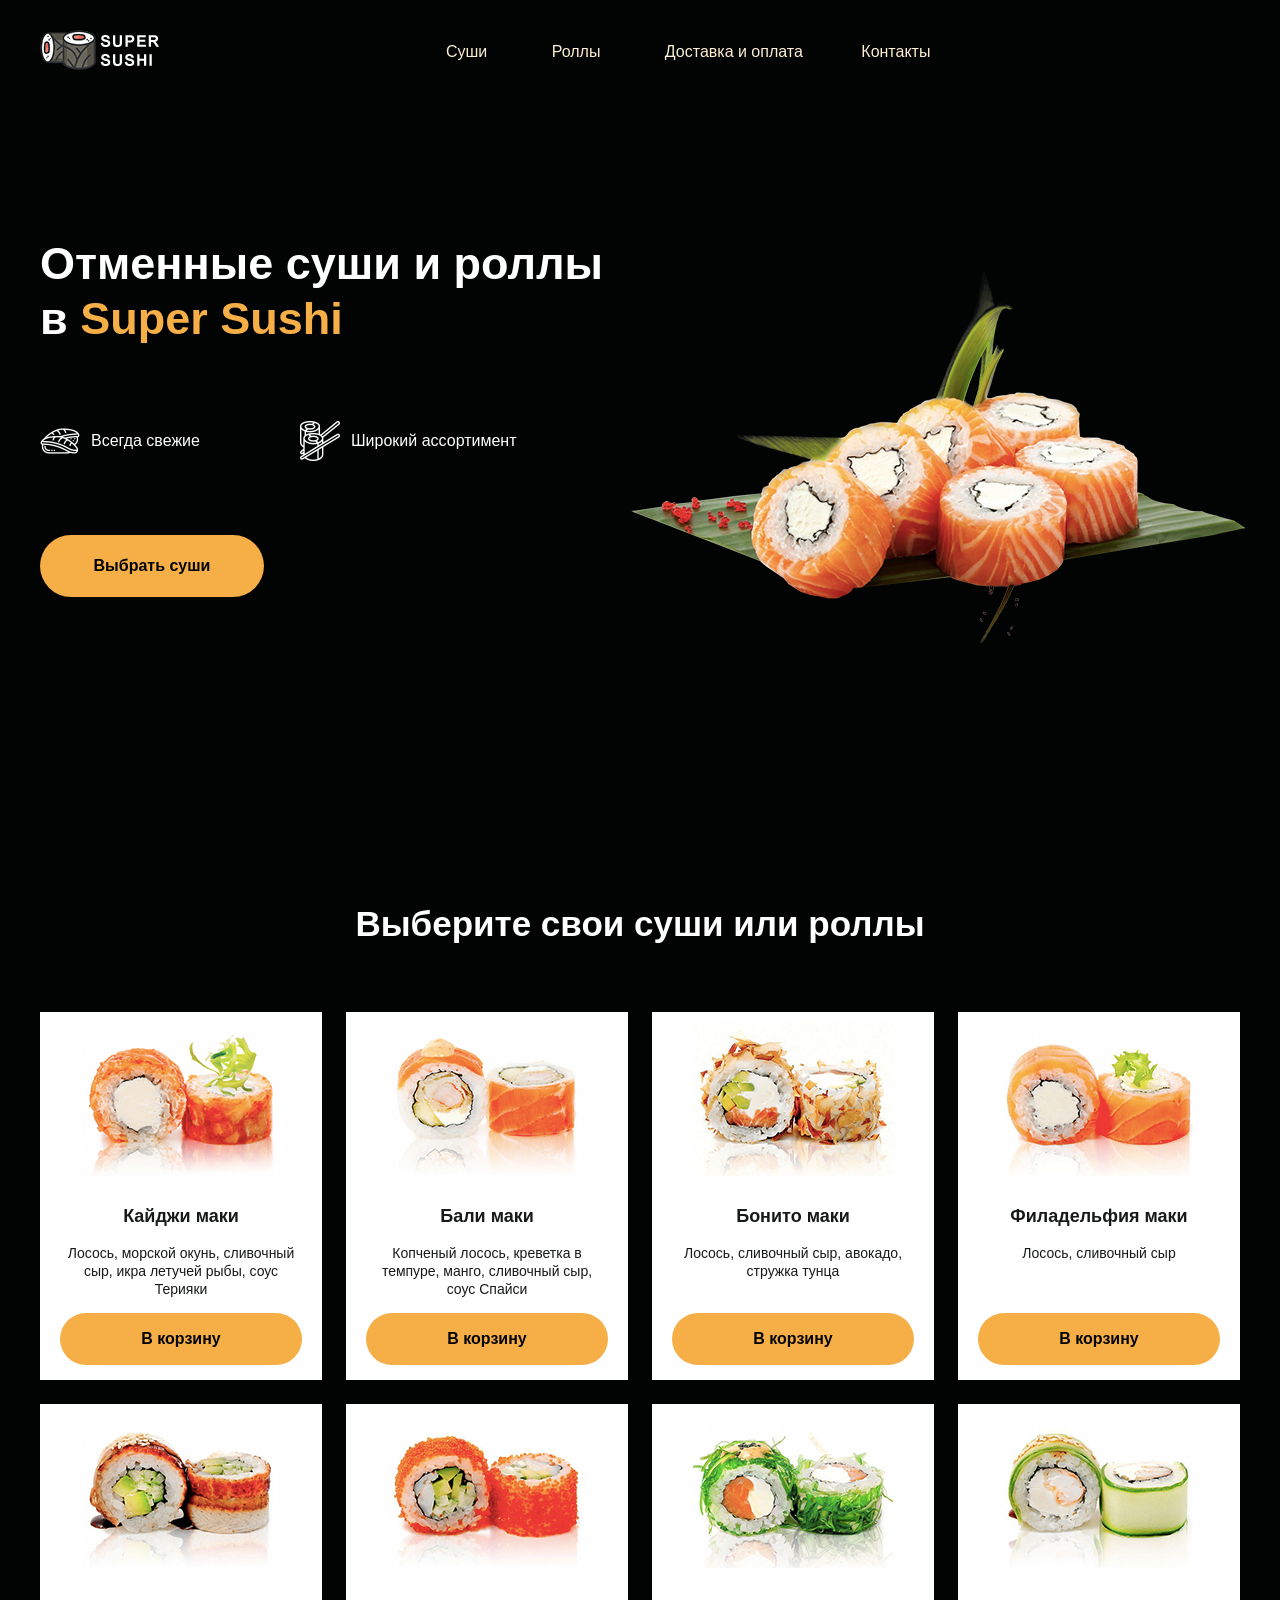
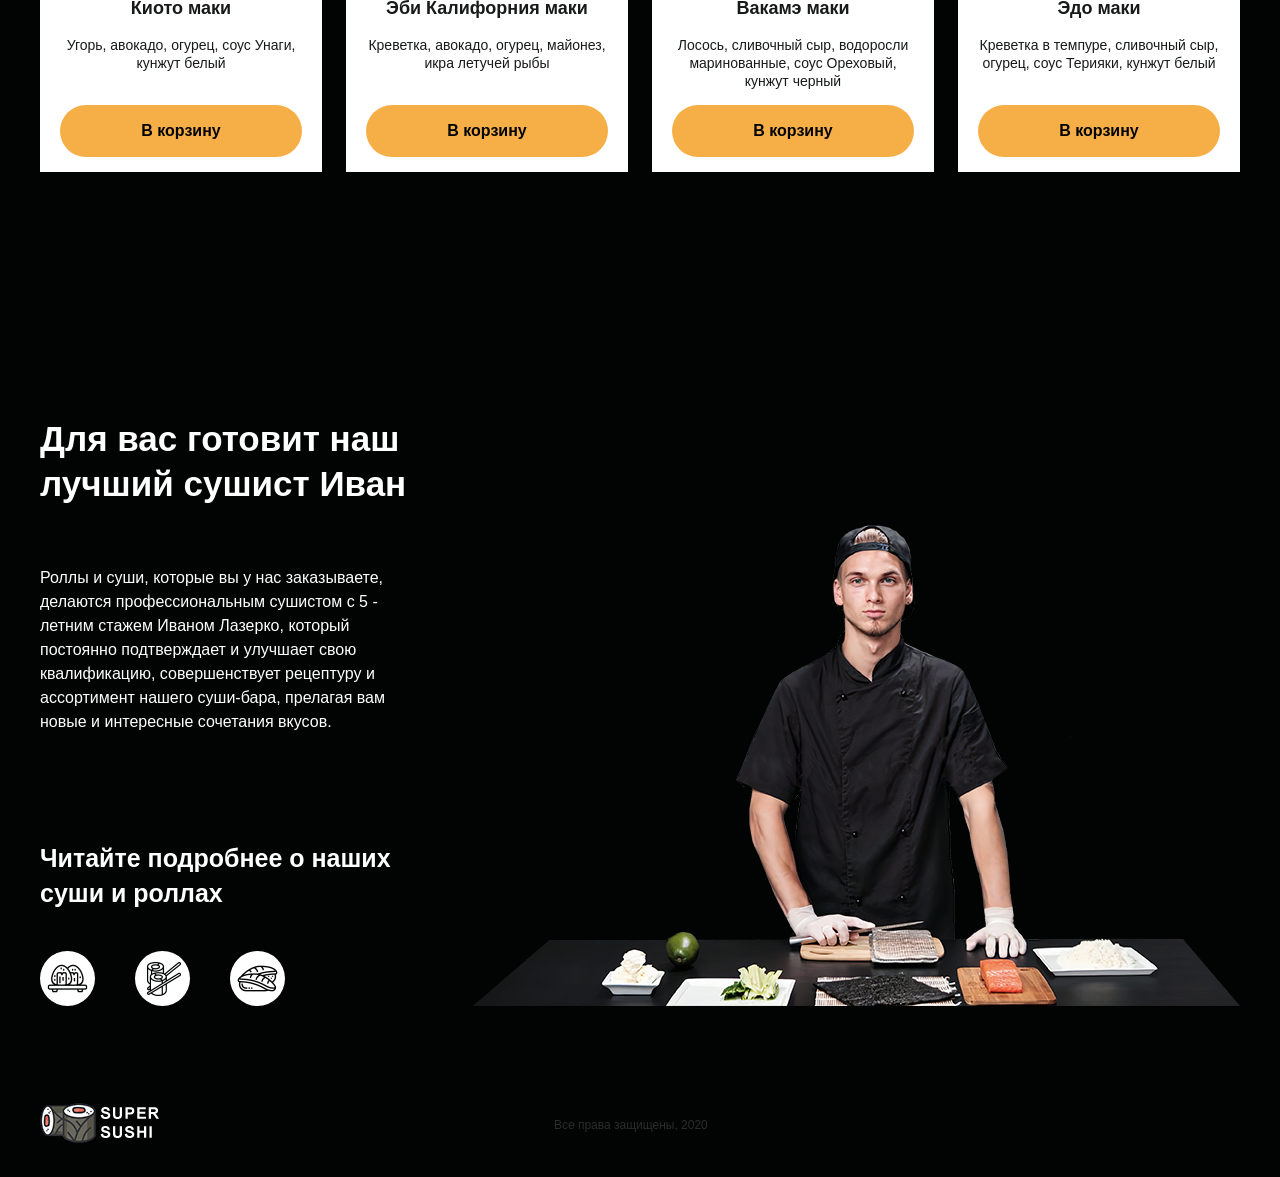
<file: dz2_mod2/index.html>
<!doctype html>
<html lang="en" xmlns="http://www.w3.org/1999/html">
<head>
    <meta charset="UTF-8">
    <meta name="viewport"
          content="width=device-width, user-scalable=no, initial-scale=1.0, maximum-scale=1.0, minimum-scale=1.0">
    <meta http-equiv="X-UA-Compatible" content="ie=edge">
    <title>Super Sushi — доставка суши и роллов</title>
    <link rel="stylesheet" href="styles/style.css">
</head>
<body>
    <header class="header">
        <article class="container">
            <a class="logo-block" href="#"><picture><img src="assets/images/logo.png" alt="logo"></picture></a>
            <a class="logo-block2" href="#"><picture><img src="assets/images/super-sushi.png" alt="logo-text"></picture></a>
            <nav class="menu">
                <ul>
                    <li>
                        <a href="#">Cуши</a>
                    </li>
                    <li>
                        <a href="#">Роллы</a>
                    </li>
                    <li>
                        <a href="#">Доставка и оплата</a>
                    </li>
                    <li>
                        <a href="#">Контакты</a>
                    </li>
                </ul>
            </nav>
        </article>
    </header>
    <main class="main">
    <section class="first-section">
        <article class="container">
            <section class="first-section-inf">
                <h1>Отменные суши и роллы
                    в <span class="title-highlited">Super Sushi</span></h1>
                <article class="dop-inf">
                    <div class="characteristic"><picture><img src="assets/images/tuna.png"></picture><span>Всегда свежие</span></div>
                    <div class="characteristic"><picture><img src="assets/images/sushi.png"></picture><span>Широкий ассортимент</span>
                    </div>
                </article>
                <button class="button choice-button">Выбрать суши</button>
            </section>
            <figure class="first-section-image"><picture><img src="assets/images/rolls.png"></picture></figure>
        </article>
    </section>
    <section class="selection">
        <article class="container">
            <h2 class="title-selection">Выберите свои суши или роллы </h2>
            <section class="catalog">
                <article class="dish-card">
                    <picture><img src="assets/images/1.png" alt="dish-photo"></picture>
                    <div class="name-dish">Кайджи маки</div>
                    <p class="description-dish">Лосось, морской окунь, сливочный сыр, икра летучей рыбы, соус
                        Терияки</p>
                    <button class="button choose-dish">В корзину</button>
                </article>
                <article class="dish-card">
                    <picture><img src="assets/images/2.png" alt="dish-photo"></picture>
                    <div class="name-dish">Бали маки</div>
                    <p class="description-dish">Копченый лосось, креветка в темпуре, манго, сливочный сыр, соус Спайси</p>
                    <button class="button choose-dish">В корзину</button>
                </article>
                <article class="dish-card">
                    <picture><img src="assets/images/3.png" alt="dish-photo"></picture>
                    <div class="name-dish">Бонито маки</div>
                    <p class="description-dish">Лосось, сливочный сыр, авокадо, стружка тунца</p>
                    <button class="button choose-dish">В корзину</button>
                </article>
                <article class="dish-card">
                    <picture><img src="assets/images/4.png" alt="dish-photo"></picture>
                    <div class="name-dish">Филадельфия маки</div>
                    <p class="description-dish">Лосось, сливочный сыр</p>
                    <button class="button choose-dish">В корзину</button>
                </article>
                <article class="dish-card">
                    <picture><img src="assets/images/5.png" alt="dish-photo"></picture>
                    <div class="name-dish">Киото маки</div>
                    <p class="description-dish">Угорь, авокадо, огурец, соус Унаги, кунжут белый</p>
                    <button class="button choose-dish">В корзину</button>
                </article>
                <article class="dish-card">
                    <picture><img src="assets/images/6.png" alt="dish-photo"></picture>
                    <div class="name-dish">Эби Калифорния маки</div>
                    <p class="description-dish">Креветка, авокадо, огурец, майонез, икра летучей рыбы</p>
                    <button class="button choose-dish">В корзину</button>
                </article>
                <article class="dish-card">
                    <picture><img src="assets/images/7.png" alt="dish-photo"></picture>
                    <div class="name-dish">Вакамэ маки</div>
                    <p class="description-dish">Лосось, сливочный сыр, водоросли маринованные, соус Ореховый, кунжут черный</p>
                    <button class="button choose-dish">В корзину</button>
                </article>
                <article class="dish-card">
                    <picture><img src="assets/images/8.png" alt="dish-photo"></picture>
                    <div class="name-dish">Эдо маки</div>
                    <p class="description-dish">Креветка в темпуре, сливочный сыр, огурец, соус Терияки, кунжут белый</p>
                    <button class="button choose-dish">В корзину</button>
                </article>
            </section>
        </article>
    </section>
    <section class="cook">
        <article class="container">
        <section class="cook-info">
            <h2 class="title-cook">Для вас готовит наш лучший сушист Иван</h2>
            <p class="cook-main-info">Роллы и суши, которые вы у нас заказываете, делаются профессиональным сушистом
                с 5&nbsp;-летним стажем Иваном Лазерко, который постоянно подтверждает и улучшает свою квалификацию,
                совершенствует рецептуру и ассортимент нашего суши-бара, прелагая вам новые и интересные сочетания
                вкусов.
            </p>
            <p class="more-detailed">Читайте подробнее о наших суши и роллах
            </p>
            <div class="icon-block">
                <div class="icon-link icon-link-onigiri"><a href="#"><picture><img src="assets/images/Onigiri.png" alt="icon"></picture></a></div>
                <div class="icon-link icon-link-sushi"><a href="#"><picture><img src="assets/images/sushi-black.png" alt="icon"></picture></a></div>
                <div class="icon-link icon-link-tuna"><a href="#"><picture><img src="assets/images/tuna-black.png" alt="icon"></picture></a></div>
            </div>
        </section>
        <figure class="cook-image">
            <picture><img src="assets/images/povar-4x.png" alt="cook-photo"></picture>
        </figure>
        </article>
    </section>
    </main>
    <footer class="footer">
        <article class="container">
            <a class="logo-block" href="#"><picture><img src="assets/images/logo.png" alt="logo"></picture></a>
            <a class="logo-block" href="#"><picture><img src="assets/images/super-sushi.png" alt="logo-text"></picture></a>
        <p class="rights-message">Все права защищены, 2020</p>
        </article>
    </footer>
</body>
</html>
</file>
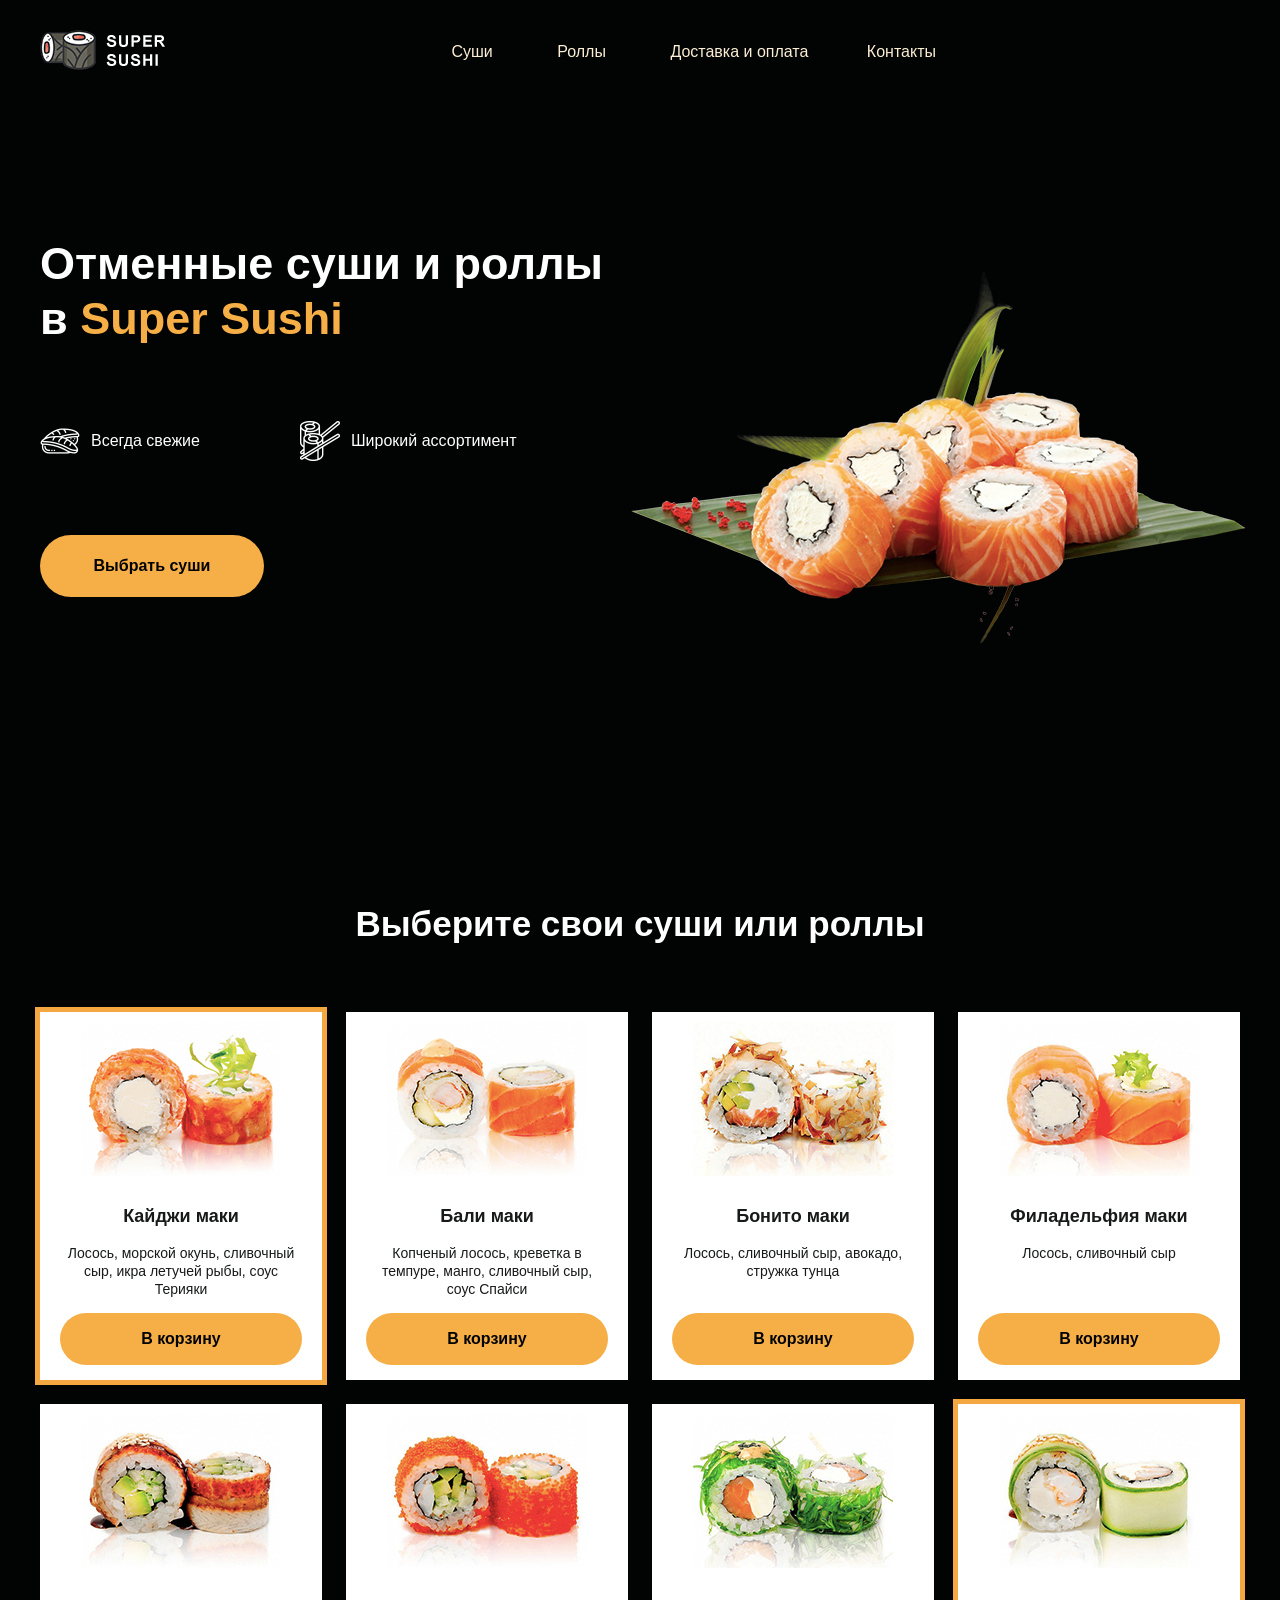
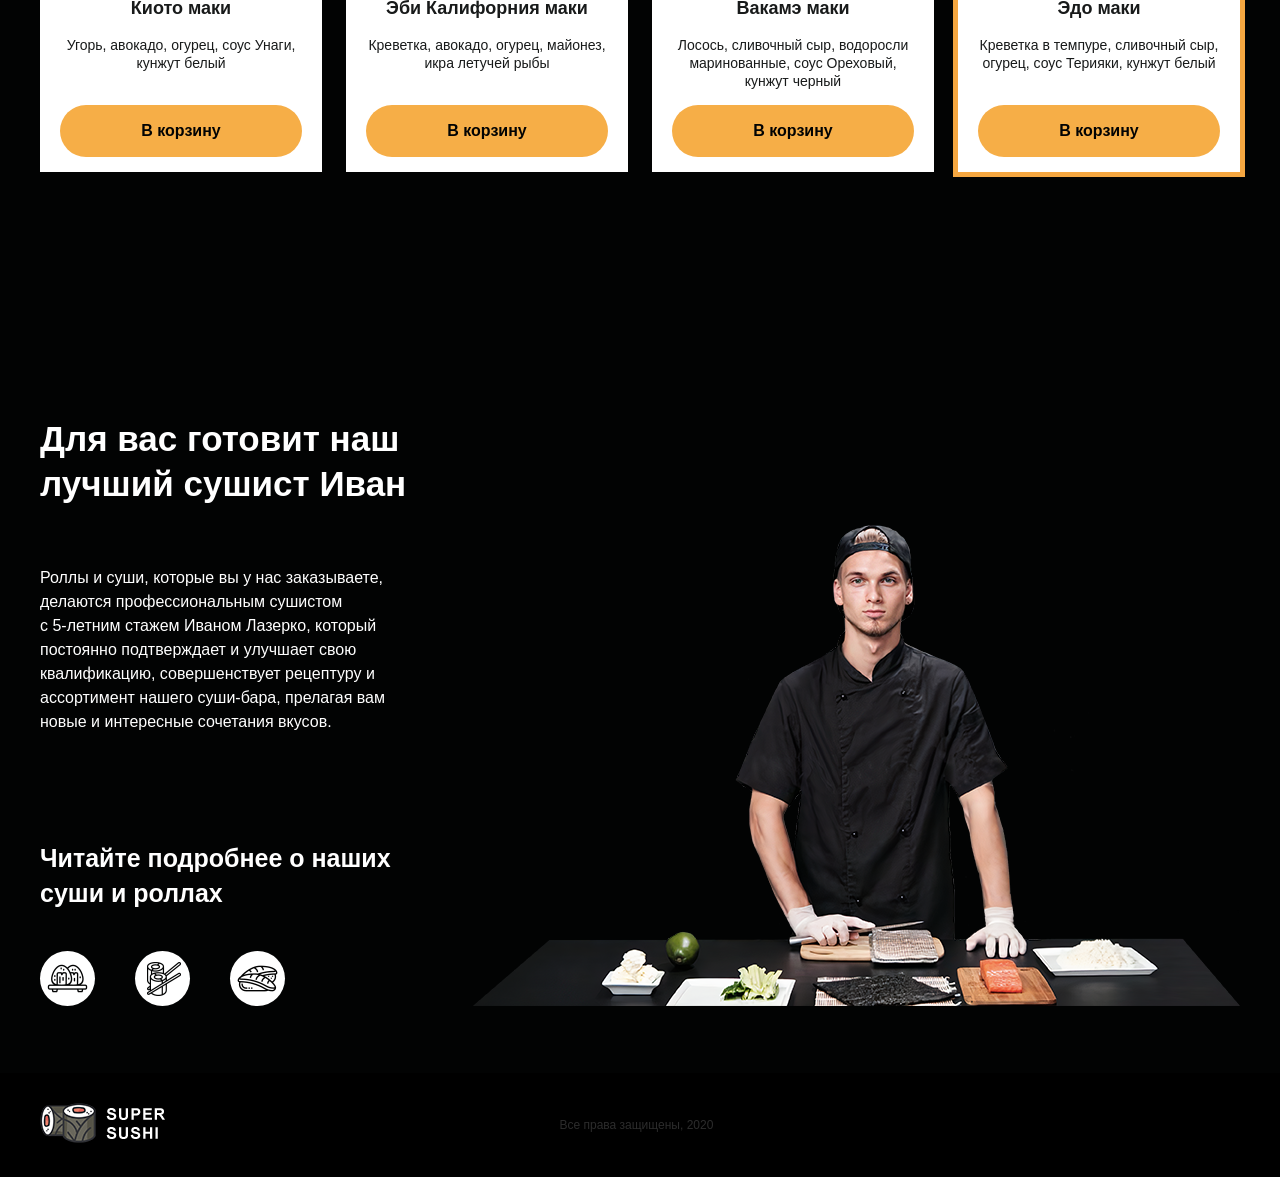
<file: dz2_mod3/index.html>
<!doctype html>
<html lang="en" xmlns="http://www.w3.org/1999/html">
<head>
    <meta charset="UTF-8">
    <meta name="viewport"
          content="width=device-width, user-scalable=no, initial-scale=1.0, maximum-scale=1.0, minimum-scale=1.0">
    <meta http-equiv="X-UA-Compatible" content="ie=edge">
    <title>Super Sushi — доставка суши и роллов</title>
    <link rel="stylesheet" href="styles/style.css">
</head>
<body>
    <header class="header">
        <article class="container">
            <a class="logo-block" href="#"><picture><img src="assets/images/logo.png" alt="logo"></picture></a>

            <nav class="menu">
                <ul>
                    <li>
                        <a href="#">Cуши</a>
                    </li>
                    <li>
                        <a href="#">Роллы</a>
                    </li>
                    <li>
                        <a href="#">Доставка и оплата</a>
                    </li>
                    <li>
                        <a href="#">Контакты</a>
                    </li>
                </ul>
            </nav>
        </article>
    </header>
    <main class="main">
    <section class="first-section">
        <article class="container">
            <section class="first-section-inf">
                <h1>Отменные суши и роллы
                    в <span class="title-highlited">Super Sushi</span></h1>
                <article class="dop-inf">
                    <div class="characteristic"><picture><img src="assets/images/tuna.png"></picture><span>Всегда свежие</span></div>
                    <div class="characteristic"><picture><img src="assets/images/sushi.png"></picture><span>Широкий ассортимент</span>
                    </div>
                </article>
                <button class="button choice-button">Выбрать суши</button>
            </section>
            <figure class="first-section-image"><picture><img src="assets/images/rolls.png"></picture></figure>
        </article>
    </section>
    <section class="selection">
        <article class="container">
            <h2 class="title-selection">Выберите свои суши или роллы </h2>
            <section class="catalog">
                <article class="dish-card">
                    <picture><img src="assets/images/1.png" alt="dish-photo"></picture>
                    <div class="name-dish">Кайджи маки</div>
                    <p class="description-dish">Лосось, морской окунь, сливочный сыр, икра летучей рыбы, соус
                        Терияки</p>
                    <button class="button choose-dish">В корзину</button>
                </article>
                <article class="dish-card">
                    <picture><img src="assets/images/2.png" alt="dish-photo"></picture>
                    <div class="name-dish">Бали маки</div>
                    <p class="description-dish">Копченый лосось, креветка в темпуре, манго, сливочный сыр, соус Спайси</p>
                    <button class="button choose-dish">В корзину</button>
                </article>
                <article class="dish-card">
                    <picture><img src="assets/images/3.png" alt="dish-photo"></picture>
                    <div class="name-dish">Бонито маки</div>
                    <p class="description-dish">Лосось, сливочный сыр, авокадо, стружка тунца</p>
                    <button class="button choose-dish">В корзину</button>
                </article>
                <article class="dish-card">
                    <picture><img src="assets/images/4.png" alt="dish-photo"></picture>
                    <div class="name-dish">Филадельфия маки</div>
                    <p class="description-dish">Лосось, сливочный сыр</p>
                    <button class="button choose-dish">В корзину</button>
                </article>
                <article class="dish-card">
                    <picture><img src="assets/images/5.png" alt="dish-photo"></picture>
                    <div class="name-dish">Киото маки</div>
                    <p class="description-dish">Угорь, авокадо, огурец, соус Унаги, кунжут белый</p>
                    <button class="button choose-dish">В корзину</button>
                </article>
                <article class="dish-card">
                    <picture><img src="assets/images/6.png" alt="dish-photo"></picture>
                    <div class="name-dish">Эби Калифорния маки</div>
                    <p class="description-dish">Креветка, авокадо, огурец, майонез, икра летучей рыбы</p>
                    <button class="button choose-dish">В корзину</button>
                </article>
                <article class="dish-card">
                    <picture><img src="assets/images/7.png" alt="dish-photo"></picture>
                    <div class="name-dish">Вакамэ маки</div>
                    <p class="description-dish">Лосось, сливочный сыр, водоросли маринованные, соус Ореховый, кунжут черный</p>
                    <button class="button choose-dish">В корзину</button>
                </article>
                <article class="dish-card">
                    <picture><img src="assets/images/8.png" alt="dish-photo"></picture>
                    <div class="name-dish">Эдо маки</div>
                    <p class="description-dish">Креветка в темпуре, сливочный сыр, огурец, соус Терияки, кунжут белый</p>
                    <button class="button choose-dish">В корзину</button>
                </article>
            </section>
        </article>
    </section>
    <section class="cook">
        <article class="container">
        <section class="cook-info">
            <h2 class="title-cook">Для вас готовит наш лучший сушист Иван</h2>
            <p class="cook-main-info">Роллы и суши, которые вы у нас заказываете, делаются профессиональным сушистом
                <span class="new-string">c 5-летним стажем Иваном Лазерко, который</span> постоянно подтверждает и улучшает свою квалификацию,
                совершенствует рецептуру и ассортимент нашего суши-бара, прелагая вам новые и интересные сочетания
                вкусов.
            </p>
            <p class="more-detailed">Читайте подробнее о наших суши и роллах
            </p>
            <ul class="icon-block">
                <li class="icon-link icon-link-onigiri"><a href="#"><picture><img src="assets/images/Onigiri.png" alt="icon"></picture></a></li>
                <li class="icon-link icon-link-sushi"><a href="##"><picture><img src="assets/images/sushi-black.png" alt="icon"></picture></a></li>
                <li class="icon-link icon-link-tuna"><a href="###"><picture><img src="assets/images/tuna-black.png" alt="icon"></picture></a></li>
            </ul>
        </section>
        <figure class="cook-image">
            <picture><img src="assets/images/povar-4x.png" alt="cook-photo"></picture>
        </figure>
        </article>
    </section>
    </main>
    <footer class="footer">
        <article class="container">
            <a class="logo-block logo-block-footer" href="#"><picture><img src="assets/images/logo.png" alt="logo"></picture></a>
        <p class="rights-message">Все права защищены, 2020</p>
        </article>
    </footer>
</body>
</html>
</file>
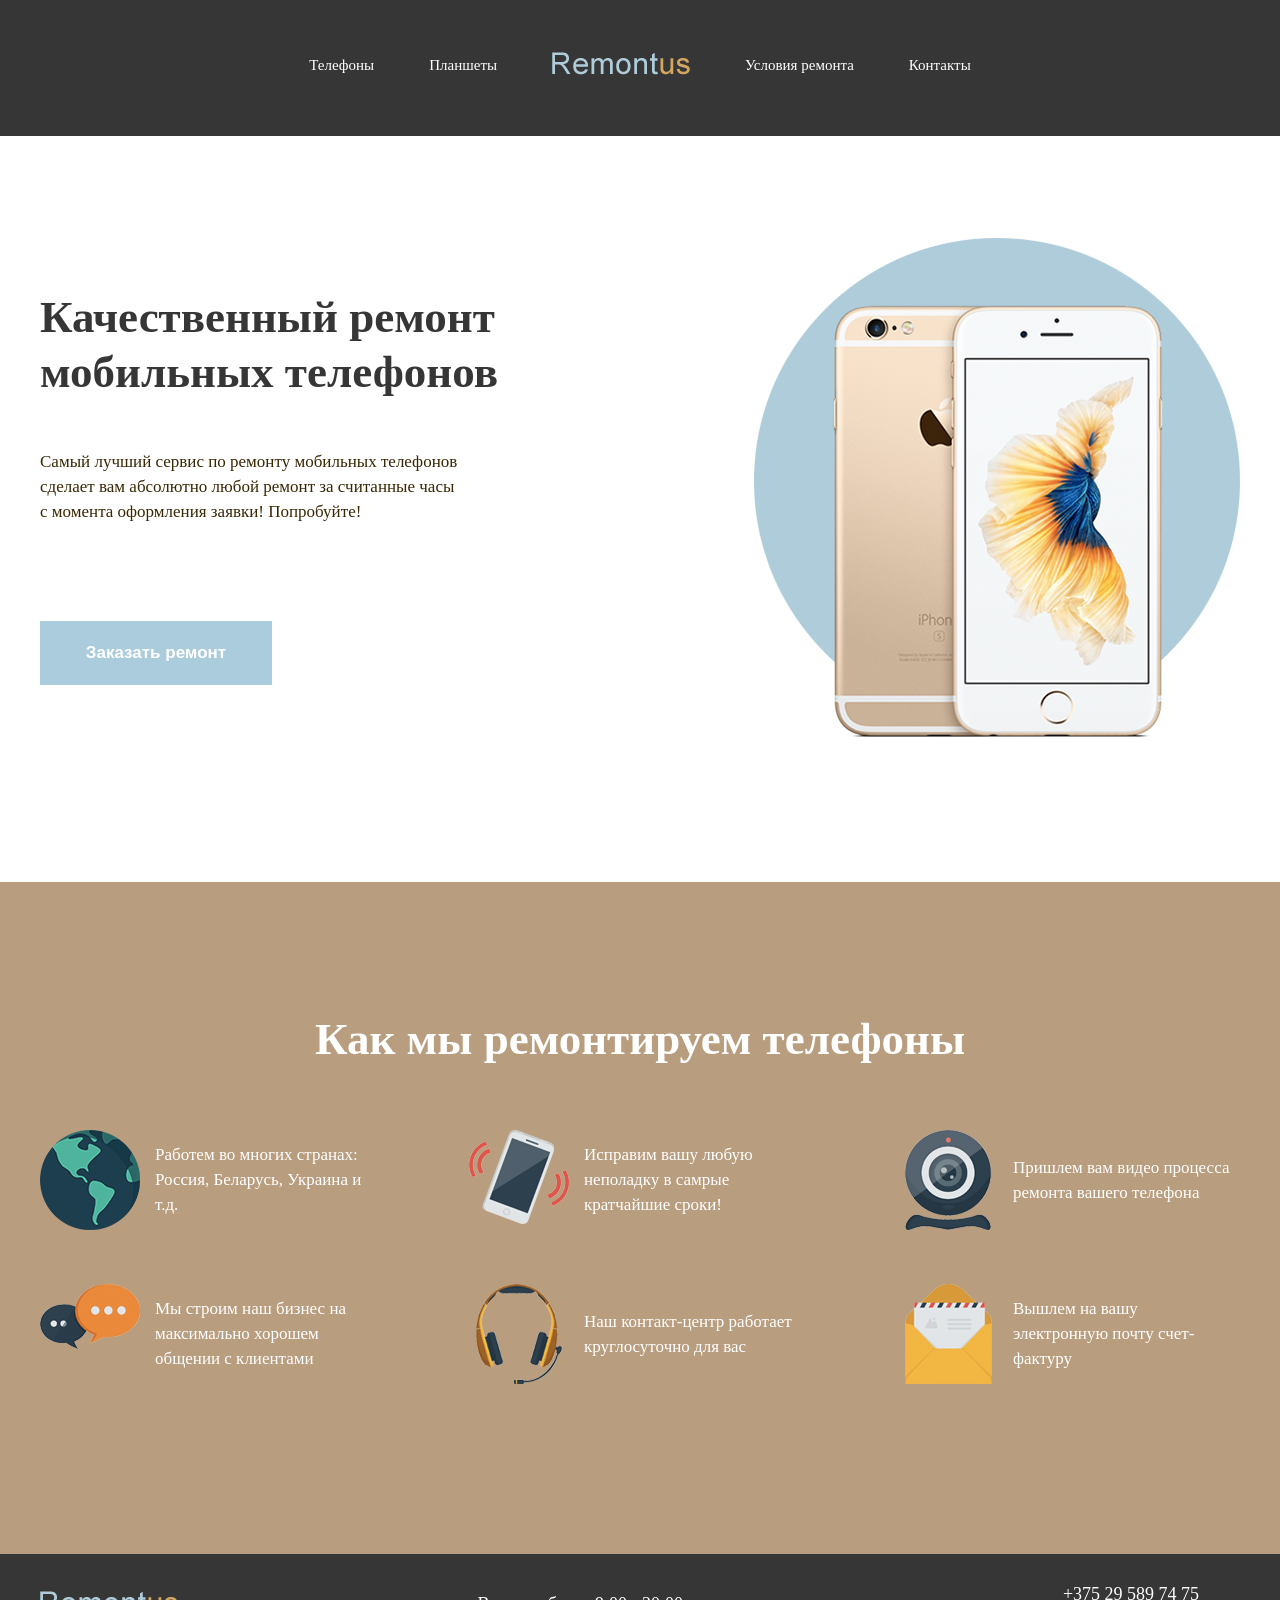
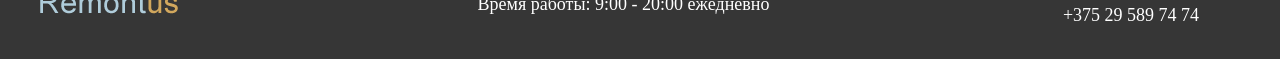
<file: pr3_mod3/index.html>
<!doctype html>
<html lang="en">
<head>
    <meta charset="UTF-8">
    <meta name="viewport"
          content="width=device-width, user-scalable=no, initial-scale=1.0, maximum-scale=1.0, minimum-scale=1.0">
    <meta http-equiv="X-UA-Compatible" content="ie=edge">
    <title>pr3_mod3</title>
    <link rel="stylesheet" href="css/style.css">
</head>
<body>
<header class="header">
    <nav class="menu">
        <ul>
            <li><a href="#">Телефоны</a></li>
            <li><a href="#">Планшеты</a></li>
            <li>
                <a href="#"><img src="assets/img/Remontus.png" alt="logo" class="logo"></a>
            </li>
            <li><a href="#">Условия ремонта</a></li>
            <li><a href="#">Контакты</a></li>
        </ul>
    </nav>
</header>
<section class="main">
    <div class="container">
        <div class="main-info">
            <h1>Качественный ремонт
                мобильных телефонов</h1>
            <div class="main-text">
                Самый лучший сервис по ремонту мобильных телефонов сделает вам абсолютно любой ремонт за считанные часы
                с момента оформления заявки! Попробуйте!
            </div>
            <div class="action">
                <button class="button">Заказать ремонт</button>
            </div>
        </div>
        <div class="main-image">
            <img src="assets/img/iphone.png" alt="Изображение телефона">
        </div>
    </div>
</section>
<section class="about">
    <div class="container">
        <h2>Как мы ремонтируем телефоны</h2>
        <div class="about-items">
            <div class="about-item">
                <div class="about-item-image">
                    <img src="assets/img/internet.png" alt="Мир">
                </div>
                <div class="about-item-text">
                    Работем во многих странах: Россия, Беларусь, Украина и т.д.
                </div>
            </div>

            <div class="about-item">
                <div class="about-item-image">
                    <img src="assets/img/mobile.png" alt="Телефон">
                </div>
                <div class="about-item-text">
                    Исправим вашу любую неполадку в самрые кратчайшие сроки!
                </div>
            </div>

            <div class="about-item">
                <div class="about-item-image">
                    <img src="assets/img/web.png" alt="Камера">
                </div>
                <div class="about-item-text">
                    Пришлем вам видео процесса ремонта вашего телефона
                </div>
            </div>

            <div class="about-item">
                <div class="about-item-image">
                    <img src="assets/img/chat.png" alt="Чат">
                </div>
                <div class="about-item-text">
                    Мы строим наш бизнес на максимально хорошем общении с клиентами
                </div>
            </div>

            <div class="about-item">
                <div class="about-item-image">
                    <img src="assets/img/phones.png" alt="Наушники">
                </div>
                <div class="about-item-text">
                    Наш контакт-центр работает круглосуточно для вас
                </div>
            </div>

            <div class="about-item">
                <div class="about-item-image">
                    <img src="assets/img/report.png" alt="Письмо">
                </div>
                <div class="about-item-text">
                    Вышлем на вашу электронную почту счет-фактуру
                </div>
            </div>
        </div>
    </div>
</section>
<footer class="footer">
    <div class="container">
        <div class="logo footer-logo">
            <img src="assets/img/Remontus.png" alt="logo" class="logo">
        </div>
        <div class="footer-time">
            Время работы: 9:00 - 20:00 ежедневно
        </div>
        <div class="footer-phones">
            <div>+375 29 589 74 75</div>
            <div>+375 29 589 74 74</div>
        </div>
    </div>
</footer>
</body>
</html>
</file>
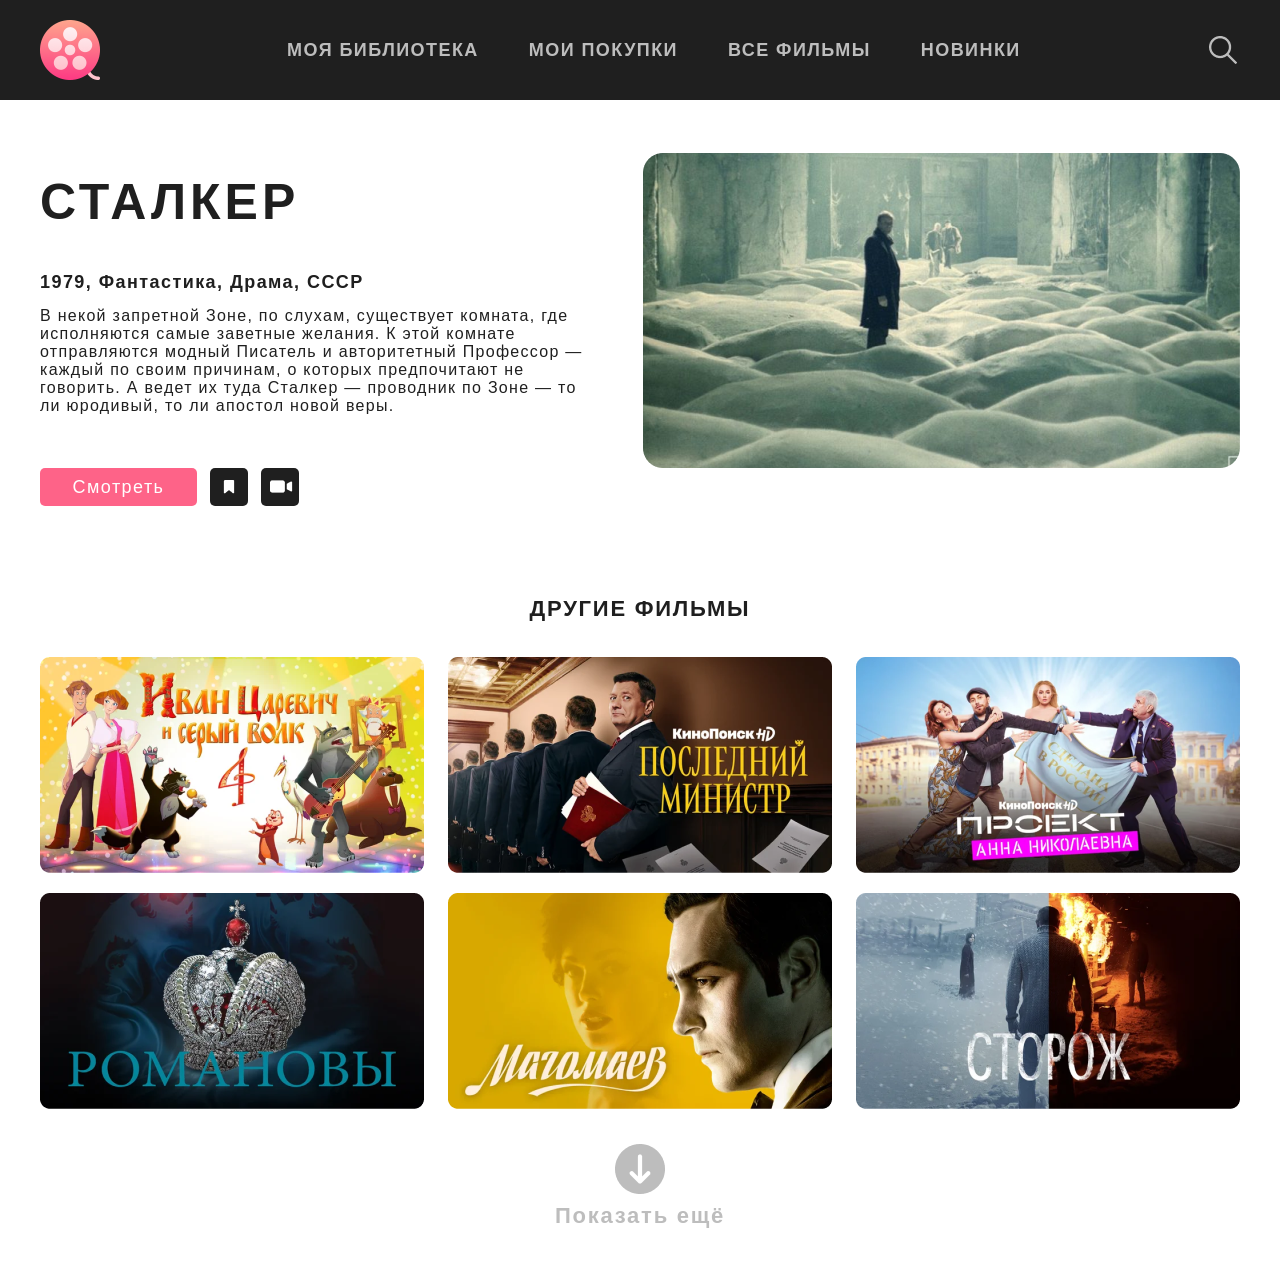
<file: pr4_mod2/index.html>
<!doctype html>
<html lang="en">
<head>
    <meta charset="UTF-8">
    <meta name="viewport"
          content="width=device-width, user-scalable=no, initial-scale=1.0, maximum-scale=1.0, minimum-scale=1.0">
    <meta http-equiv="X-UA-Compatible" content="ie=edge">
    <title>pr2_mod3</title>
    <link rel="stylesheet" href="css/style.css">
</head>
<body>
<header class="header">
    <div class="container">
        <a href="#" class="logo">
            <img src="assets/img/technology.png" alt="logo">
        </a>
        <nav class="menu">
            <ul>
                <li>
                    <a href="#">моя библиотека</a>
                </li>
                <li>
                    <a href="#">мои покупки</a>
                </li>
                <li>
                    <a href="#">Все фильмы</a>
                </li>
                <li>
                    <a href="#">Новинки</a>
                </li>
            </ul>
        </nav>
        <a href="#" class="header-search">
            <img src="assets/img/icon.png" alt="vector">
        </a>
    </div>
</header>
<section class="main">
    <div class="container">
        <div class="main-info">
            <h1>Сталкер</h1>
            <div class="main-info-text">1979, фантастика, драма, СССР
            </div>
            <div class="main-info-description">В некой запретной Зоне, по слухам, существует комната, где исполняются самые заветные желания. К этой комнате отправляются модный Писатель и авторитетный Профессор — каждый по своим причинам, о которых предпочитают не говорить. А ведет их туда Сталкер — проводник по Зоне — то ли юродивый, то ли апостол новой веры.
            </div>
        </div>
        <div class="main-img">
            <img src="assets/img/stalker.png" alt="сталкер">
        </div>
        <div class="main-actions">
            <a href="#" class="button button-pink">Смотреть</a>
            <a href="#" class="button button-black button-black-bookmark"><img src="assets/img/bookmark.png" alt="закладка"></a>
            <a href="#" class="button button-black button-black-camera"><img src="assets/img/camera.png" alt="камера"></a>
        </div>

    </div>
</section>
<section class="films">
    <div class="container">
        <h2>
Другие фильмы
        </h2>
        <div class="films-items">
            <a href="#" class="films-item">
                <img src="assets/img/image1.png" alt="film1">
            </a>
            <a href="#" class="films-item">
                <img src="assets/img/image2.png" alt="film2">
            </a>
            <a href="#" class="films-item">
                <img src="assets/img/image3.png" alt="film3">
            </a>
            <a href="#" class="films-item">
                <img src="assets/img/image4.png" alt="film4">
            </a>
            <a href="#" class="films-item">
                <img src="assets/img/image5.png" alt="film5">
            </a>
            <a href="#" class="films-item">
                <img src="assets/img/image6.png" alt="film6">
            </a>
        </div>
        <div class="films-more">
            <img src="assets/img/arrows.png" alt="стелка">
            <div class="show-more">Показать ещё</div>
        </div>
    </div>
</section>
</body>
</html>
</file>
<file: dz2_mod2/styles/style.css>
* {
    margin: 0;
    padding: 0;
}

body {
    font-family: Arial, serif;
    background-color: #020303;
}

.header {
    padding: 30px 0;
}
.container {
    max-width: 1200px;
    margin: 0 auto;
}

.logo-block {
    vertical-align: middle;
    text-decoration: none;
}

.logo-block2 {
    margin-right: 282px;
    vertical-align: middle;
    text-decoration: none;
}

.menu {
    display: inline-block;
    vertical-align: middle;
}

.menu ul {
    list-style: none;
}

.menu ul li {
    display: inline-block;
    margin-right: 60px;
}

.menu ul li:nth-child(3) {
    margin-right: 54px;
}

.menu ul li a {
    font-size: 16px;
    color: rgb(253, 239, 213);
    line-height: 1.2;
    text-align: left;
    text-decoration: none;
    text-decoration-skip-ink: none;
}

.menu ul li a:hover {
    font-size: 16px;
    color: rgb(255, 175, 24);
    line-height: 1.2;
    text-align: left;
    text-decoration: underline;
}

.first-section-inf {
    display: inline-block;
    max-width: 564px;
    margin-right: 27px;
    vertical-align: top;
}

.first-section-image {
    padding-top: 32px;
    display: inline-block;
    max-width: 265px;
}

.first-section {
    font-size: 0;
    padding: 133px 0;
    margin-bottom: 120px;
}

.first-section-inf h1 {
    font-size: 45px;
    color: rgb(255, 255, 255);
    font-weight: bold;
    line-height: 1.222;
    text-align: left;
    margin-bottom: 74px;
}

.title-highlited {
    color: #F6AE47;
}

.characteristic {
    display: inline-block;
}

.characteristic:first-child {
    margin-right: 100px;
}

.characteristic img {
    margin-right: 11px;
    vertical-align: middle;
    width: 40px;
}

.characteristic span {
    font-size: 16px;
    color: rgb(255, 255, 255);
    line-height: 1.5;
    text-align: left;
    vertical-align: middle;
}

.dop-inf {
    margin-bottom: 74px;
}

.button {
    background-color: #F6AE47;
    font-size: 16px;
    color: rgb(2, 3, 3);
    font-weight: bold;
    border-radius: 50px;
    cursor: pointer;
    border: none;
}

.choice-button {
    padding: 22px;
    width: 224px;

}
.button:hover {
    box-shadow: 0 15px 35px rgba(255, 175, 24, 0.4);
}

.choose-dish {
    padding: 17px;
    width: 242px;
}

.title-selection {
    margin-bottom: 48px;
}

.dish-card {
    display: inline-block;
    padding: 10px 20px 15px 20px;
    margin: 12px;
    vertical-align: middle;
    background-color: #ffffff;
    max-width: 282px;
    box-sizing: border-box;
}

.catalog {
    margin-right: -12px;
    margin-left: -12px;
    font-size: 0;
    margin-bottom: 232px;
}

.title-selection {
    font-size: 35px;
    color: rgb(255, 255, 255);
    font-weight: bold;
    line-height: 1.571;
    text-align: center;
}

.name-dish {
    font-size: 18px;
    color: rgb(24, 26, 26);
    font-weight: bold;
    text-align: center;
    margin-bottom: 17px;
}

.description-dish {
    font-size: 14px;
    color: rgb(24, 26, 26);
    line-height: 1.286;
    text-align: center;
    margin-bottom: 33px;
}

.dish-card:nth-child(-n+2) .description-dish,
.dish-card:nth-child(7) .description-dish {
    margin-bottom: 15px;
}

.dish-card:nth-child(4) .description-dish {
    margin-bottom: 51px;
}

.dish-card img {
    margin-bottom: 30px;
    margin-left: 21px;
}

.dish-card:hover {
    box-shadow: 0 0 0 5px #F5A741, 0 0 30px white;
}

.cook {
    font-size: 0;
    margin-bottom: 67px;
}

.cook-info {
    display: inline-block;
    vertical-align: top;
    max-width: 367px;
    margin-right: 65px;
}

.cook-image {
    display: inline-block;
    vertical-align: bottom;
    max-width: 768px;
}


.title-cook {
    font-size: 35px;
    color: rgb(255, 255, 255);
    font-weight: bold;
    line-height: 1.286;
    text-align: left;
    margin-bottom: 60px;
    vertical-align: top;
}

.cook-main-info {
    font-size: 16px;
    color: rgb(255, 255, 255);
    line-height: 1.5;
    text-align: left;
    margin-bottom: 107px;
    max-width: 346px;
}

.more-detailed {
    font-size: 25px;
    color: rgb(255, 255, 255);
    font-weight: bold;
    line-height: 1.4;
    text-align: left;
    margin-bottom: 40px;
}

.icon-block {
    margin-left: -40px;
}

.icon-link {
    display: inline-block;
    background-color: #ffffff;
    border-radius: 50%;
    margin-left: 40px;
    width: 55px;
    height: 55px;
    text-align: center;
    box-sizing: border-box;
    vertical-align: middle;

}

.icon-link:hover {
    box-shadow: 0 0 10px white;
}

.icon-link-onigiri {
    padding: 13px 7px;
}

.icon-link-sushi {
    padding: 11px 9px 10px 12px;
}

.icon-link-tuna {
    padding: 14px 7px;
}

.rights-message {
    display: inline-block;
    vertical-align: middle;
    margin-left: 390px;
    font-size: 12px;
    color: rgb(44, 44, 44);
    line-height: 1.2;
    text-align: left;
}
.footer{
    padding: 30px 0;
}
</file>
<file: dz2_mod3/styles/style.css>
* {
    margin: 0;
    padding: 0;
}

body {
    font-family: Arial, serif;
    background-color: #020303;
}

.header {
    padding: 30px 0;
}

.container {
    max-width: 1200px;
    margin: 0 auto;
}

.logo-block {
    vertical-align: middle;
    text-decoration: none;
    margin-right: 282px;
}

.menu {
    display: inline-block;
    vertical-align: middle;
}

.menu ul {
    list-style: none;
}

.menu ul li {
    display: inline-block;
    margin-right: 60px;
}

.menu ul li:nth-child(3) {
    margin-right: 54px;
}

.menu ul li a {
    font-size: 16px;
    color: rgb(253, 239, 213);
    line-height: 1.2;
    text-align: left;
    text-decoration: none;
    text-decoration-skip-ink: none;
}

.menu ul li a:hover {
    font-size: 16px;
    color: rgb(255, 175, 24);
    line-height: 1.2;
    text-align: left;
    text-decoration: underline;
    text-decoration-thickness: 2px;
    text-underline-offset: 5px;
}

.first-section-inf {
    display: inline-block;
    max-width: 564px;
    margin-right: 27px;
    vertical-align: top;
}

.first-section-image {
    padding-top: 32px;
    display: inline-block;
    max-width: 265px;
}

.first-section {
    font-size: 0;
    padding: 133px 0;
    margin-bottom: 120px;
}

.first-section-inf h1 {
    font-size: 45px;
    color: rgb(255, 255, 255);
    font-weight: bold;
    line-height: 1.222;
    text-align: left;
    margin-bottom: 74px;
}

.title-highlited {
    color: #F6AE47;
}

.characteristic {
    display: inline-block;
}

.characteristic:first-child {
    margin-right: 100px;
}

.characteristic img {
    margin-right: 11px;
    vertical-align: middle;
    width: 40px;
}

.characteristic span {
    font-size: 16px;
    color: rgb(255, 255, 255);
    line-height: 1.5;
    text-align: left;
    vertical-align: middle;
}

.dop-inf {
    margin-bottom: 74px;
}

.button {
    background-color: #F6AE47;
    font-size: 16px;
    color: rgb(2, 3, 3);
    font-weight: bold;
    border-radius: 50px;
    cursor: pointer;
    border: none;
}

.choice-button {
    padding: 22px;
    width: 224px;

}

.button:hover {
    box-shadow: 0 15px 35px rgba(255, 175, 24, 0.4);
}

.choose-dish {
    padding: 17px;
    width: 242px;
}

.title-selection {
    margin-bottom: 48px;
}

.dish-card {
    display: inline-block;
    padding: 10px 20px 15px 20px;
    margin: 12px;
    vertical-align: middle;
    background-color: #ffffff;
    max-width: 282px;
    box-sizing: border-box;
}

.catalog {
    margin-right: -12px;
    margin-left: -12px;
    font-size: 0;
    margin-bottom: 232px;
}
.dish-card:first-child, .dish-card:last-child {
    box-shadow: 0 0 0 5px #F5A741;
}

.title-selection {
    font-size: 35px;
    color: rgb(255, 255, 255);
    font-weight: bold;
    line-height: 1.571;
    text-align: center;
}

.name-dish {
    font-size: 18px;
    color: rgb(24, 26, 26);
    font-weight: bold;
    text-align: center;
    margin-bottom: 17px;
}

.description-dish {
    font-size: 14px;
    color: rgb(24, 26, 26);
    line-height: 1.286;
    text-align: center;
    margin-bottom: 33px;
}

.dish-card:nth-child(-n+2) .description-dish,
.dish-card:nth-child(7) .description-dish {
    margin-bottom: 15px;
}

.dish-card:nth-child(4) .description-dish {
    margin-bottom: 51px;
}

.dish-card img {
    margin-bottom: 30px;
    margin-left: 21px;
}

.dish-card:hover {
    box-shadow: 0 0 0 5px #F5A741, 0 0 30px white;
}


.cook {
    font-size: 0;
    margin-bottom: 67px;
}

.cook-info {
    display: inline-block;
    vertical-align: top;
    max-width: 367px;
    margin-right: 65px;
}
.new-string{
    display: block;
}

.cook-image {
    display: inline-block;
    vertical-align: bottom;
    max-width: 768px;
}


.title-cook {
    font-size: 35px;
    color: rgb(255, 255, 255);
    font-weight: bold;
    line-height: 1.286;
    text-align: left;
    margin-bottom: 60px;
    vertical-align: top;
}

.cook-main-info {
    font-size: 16px;
    color: rgb(255, 255, 255);
    line-height: 1.5;
    text-align: left;
    margin-bottom: 107px;
    max-width: 346px;
}

.more-detailed {
    font-size: 25px;
    color: rgb(255, 255, 255);
    font-weight: bold;
    line-height: 1.4;
    text-align: left;
    margin-bottom: 40px;
}

.icon-block {
    margin-left: -40px;
}

.icon-link {
    display: inline-block;
    margin-left: 40px;
    width: 55px;
    height: 55px;
    text-align: center;
    box-sizing: border-box;
    vertical-align: middle;
}

.icon-link a {
    display: block;
    width: 100%;
    height: 100%;
    padding: 0;
    box-sizing: border-box;
    border-radius: 50%;
    background-color: #fff;
}
.icon-link a:hover {
    box-shadow: 0 0 10px white;
}

.icon-link a:visited{
    background-color: rgb(190, 190, 190);
}

.icon-link a:active {
    background-color: #ffaf18;
}

.icon-link-onigiri a {
    padding: 13px 7px;
}

.icon-link-sushi a {
    padding: 11px 9px 10px 12px;
}

.icon-link-tuna a {
    padding: 14px 7px;
}

.rights-message {
    display: inline-block;
    vertical-align: middle;
    margin-left: 390px;
    font-size: 12px;
    color: rgb(44, 44, 44);
    line-height: 1.2;
    text-align: left;
}

.footer {
    padding: 30px 0;
    background-color: black;
}

.logo-block-footer {
    margin-right: 0;
}
</file>
<file: pr3_mod3/css/style.css>
* {
    margin: 0;
    padding: 0;
}

.header {
    background-color: #363636;
    padding: 26px 0 32px 0;
    text-align: center;
}

.menu ul li {
    display: inline-block;
    vertical-align: middle;
    margin: 25.5px;
}

.menu ul li a {
    font-size: 15px;
    color: rgb(255, 255, 255);
    text-decoration: none;
}

.main {
    padding: 102px 0 145px 0;
}

.container {
    max-width: 1200px;
    margin: 0 auto;
}

.main-info {
    display: inline-block;
    max-width: 524px;
    vertical-align: middle;
    margin-right: 190px;
}

.main-image {
    display: inline-block;
    vertical-align: middle;
}

.main h1 {
    font-size: 45px;
    color: rgb(54, 54, 54);
    font-weight: bold;
    line-height: 1.222;
    margin-bottom: 50px;
}

.main-text {
    font-size: 17px;
    color: rgb(57, 39, 3);
    line-height: 1.471;
    max-width: 420px;
    margin-bottom: 97px;
}

.button{
    width: 232px;
    text-align: center;
    padding: 22px;
    border: 0;
    background-color: rgb(170, 204, 220);
    font-size: 17px;
    color: rgb(255, 255, 255);
    font-weight: bold;
    cursor: pointer;
}

.main .container {
    font-size: 0;
}

.about {
    background-color: #b99d7f;
    padding: 130px 0 143px 0;

}

.about h2 {
    font-size: 45px;
    color: rgb(255, 255, 255);
    font-weight: bold;
    line-height: 1.222;
    text-align: center;
    margin-bottom: 36px;
}

.about-item-image {
    display: inline-block;
    vertical-align: middle;
    width: 100px;
    height: 100px;
    text-align: center;
}

.about-item-text {
    vertical-align: middle;
    display: inline-block;
    margin-left: 15px;
    font-size: 17px;
    color: rgb(255, 255, 255);
    line-height: 1.471;
    width: 220px;
}

.about-item {
    max-width: 338px;
    font-size: 0;
    margin: 27px 47px;
    display: inline-block;
}

.about-items {
    margin-left: -47px;
    margin-right: -47px;
    font-size: 0;
    display: inline-block;
}

.footer {
    background-color: #363636;
    padding: 30px 0 33px 0;
    font-size: 18px;
    color: rgb(255, 255, 255);
}

.footer-time {
    margin-left: 295px;
    display: inline-block;
    vertical-align: middle;
}

.footer-logo {
    display: inline-block;
    vertical-align: middle;
}
.footer-phones {
    display: inline-block;
    vertical-align: middle;
    margin-left: 289px;
}
</file>
<file: pr4_mod2/css/style.css>
*{
        margin: 0;
        padding: 0;
    }
    .header{
        background-color: #1F1F1F;
        padding: 20px 0;
    }
    body{
        font-family: "Arial", sans-serif;
    }
    .container{
        max-width: 1200px;
        margin: 0 auto;
    }
    .menu{
        margin-left: 187px;
        display: inline-block;
        vertical-align: middle;
    }
    .menu ul{
        list-style: none;
    }
    .menu ul li{
        display: inline-block;
        margin: 0 25px;
    }
    .menu ul li:first-child{
        margin-left: 0;
    }
    .menu ul li a{
        font-weight: 700;
        font-size: 18px;
        letter-spacing: 0.08em;
        text-transform: uppercase;
        color: #bdbdbd;
        text-decoration: none;
    }
    .logo{
        display: inline-block;
        vertical-align: middle;
    }
    .logo img{
        width: 60px;
    }

    .header-search{
        display: inline-block;
        vertical-align: middle;
        margin-left: 163px;
    }
    .header .container, .main .container{
        font-size: 0;
    }
    .main{
        padding: 53px 0 45px 0;
    }
    .main-info {
        display: inline-block;
        vertical-align: middle;
        max-width: 552px;
    }
    .main-img{
        display: inline-block;
        vertical-align: middle;
        margin-left: 51px;
    }
    .main h1{
        font-weight: 700;
        font-size: 50px;
        letter-spacing: 0.08em;
        text-transform: uppercase;
        color: #1f1f1f;
        margin-bottom: 41px;
    }
    .main-info-text{
        font-weight: 700;
        font-size: 18px;
        letter-spacing: 0.08em;
        text-transform: capitalize;
        color: #1f1f1f;
        margin-bottom: 14px;
    }
    .main-info-description{
        font-weight: 400;
        font-size: 16px;
        letter-spacing: 0.08em;
        color: #1f1f1f;
        margin-bottom: 33px;
    }
    .button{
        border-radius: 5px;
        color: #fff;
        padding: 10px;
        font-weight: 400;
        font-size: 18px;
        letter-spacing: 0.08em;
        text-transform: capitalize;
        text-decoration: none;
        text-align: center;
        display: inline-block;
        line-height: 18px;
        cursor: pointer;
    }
    .button-pink{
        background-color: #fe6388;
        width: 137px;
    }
    .button.button-pink:hover{
        background-color: #853445;
    }
    .button-black{
        background-color: #1f1f1f;
        width: 38px;
        height: 38px;
        margin-left: 13px;
        box-sizing: border-box;
    }
    .button-black:hover{
        background-color: #000;
    }
    .main-actions a.button{
        vertical-align: middle;
    }
    .button.button-black.button-black-camera{
        padding-top: 5px;
        line-height: 37px;
        padding-left: 9px;
    }
    .button.button-black.button-black-bookmark{
        line-height: 21px;
    }
    .films{
        padding: 45px 0 53px 0;
    }
    .films h2{
        font-weight: 700;
        font-size: 22px;
        letter-spacing: 0.08em;
        text-transform: uppercase;
        color: #1f1f1f;
        text-align: center;
        margin-bottom: 25px;
    }

    .films-items{
        font-size: 0;
        margin-left: -12px;
        margin-right: -12px;
    }
    .films-item{
        margin: 10px 12px;
        display: inline-block;
        vertical-align: middle;
    }
    .films-item:hover {
        box-shadow: 0 0 20px rgba(0, 0, 0, 0.2);
        border-radius: 10px;
    }
    .films-more{
        margin-top: 25px;
        text-align: center;
    }

    .show-more{
        font-weight: 700;
        font-size: 22px;
        letter-spacing: 0.08em;
        color: #bdbdbd;
        margin-top:5px;
    }
    .films-more:hover .show-more{
        color: #1f1f1f;
    }
    .menu ul li a:hover{
        color: white;
        border-bottom: 2px solid white;
    }
    .header-search:hover{
        opacity: 0.5;
    }
</file>
